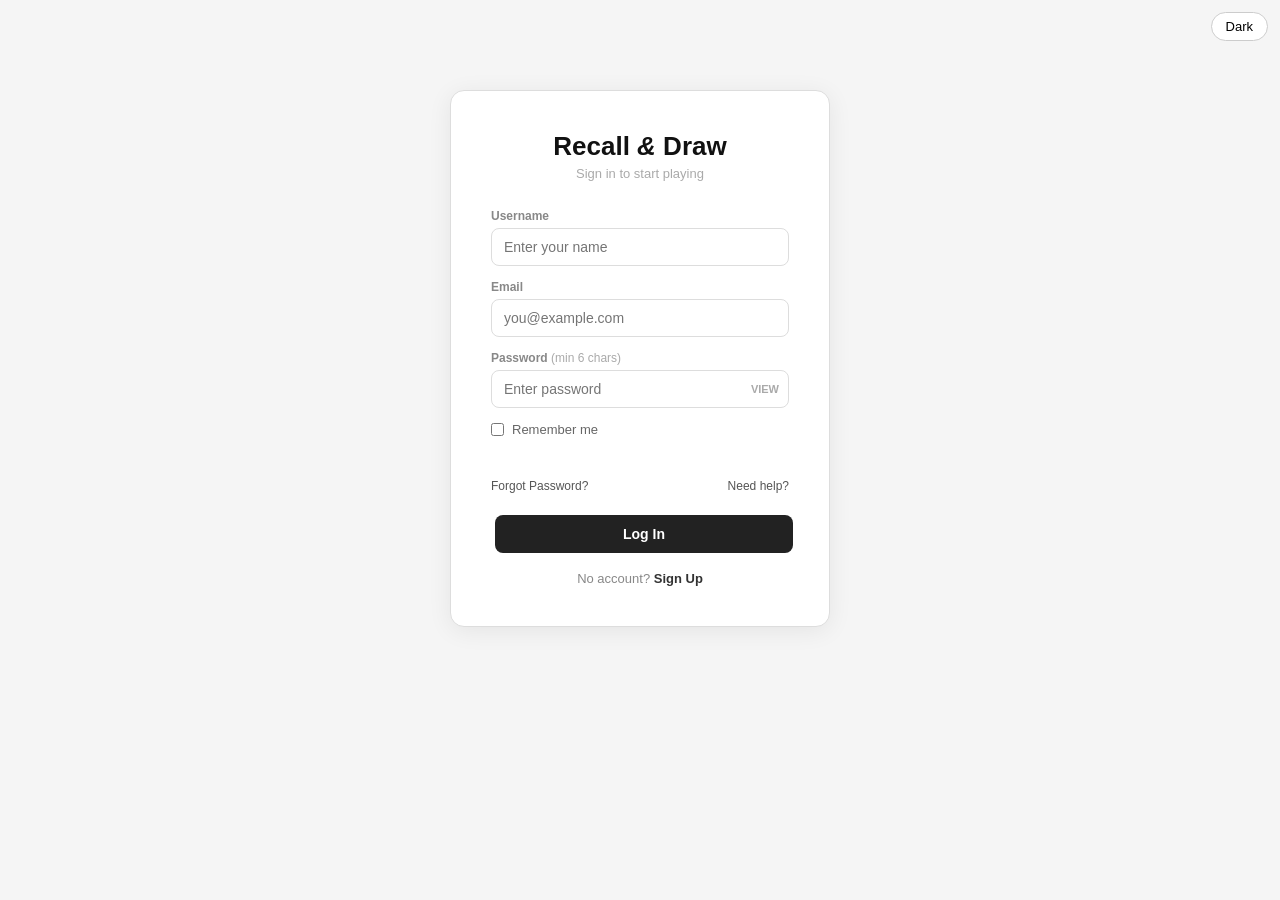
<file: index.html>
<!DOCTYPE html>
<html lang="en">
<head>
  <meta charset="UTF-8">
  <meta name="viewport" content="width=device-width, initial-scale=1.0">
  <title>Recall & Draw</title>
  <link rel="stylesheet" href="style.css">
</head>
<body>

<button id="darkBtn" onclick="toggleDark()">Dark</button>

<div class="screen active" id="loginScreen">
  <div class="auth-box">
    <h2>Recall <i>&amp;</i> Draw</h2>
    <p class="sub">Sign in to start playing</p>

    <div class="field">
      <label for="loginName">Username</label>
      <input type="text" id="loginName" placeholder="Enter your name">
    </div>
    <div class="field">
      <label for="loginEmail">Email</label>
      <input type="email" id="loginEmail" placeholder="you@example.com">
    </div>
    <div class="field">
      <label for="loginPass">Password <span style="color:#aaa;font-weight:normal">(min 6 chars)</span></label>
      <div class="pw-wrap">
        <input type="password" id="loginPass" placeholder="Enter password">
        <button class="eye" onclick="togglePw('loginPass')">View</button>
      </div>
    </div>

    <div class="remember-row">
      <input type="checkbox" id="rememberMe">
      <label for="rememberMe" style="margin:0;font-weight:normal">Remember me</label>
    </div>

    <div class="err-msg" id="loginErr"></div>

    <div class="link-row">
      <a onclick="forgotPassword()">Forgot Password?</a>
      <a href="#">Need help?</a>
    </div>

    <button class="btn btn-dark" onclick="login()">Log In</button>
    <p class="auth-note">No account? <a onclick="show('signupScreen')">Sign Up</a></p>
  </div>
</div>

<div class="screen" id="signupScreen">
  <div class="auth-box">
    <h2>Recall <i>&amp;</i> Draw</h2>
    <p class="sub">Create your account</p>

    <div class="field">
      <label for="suName">Full Name</label>
      <input type="text" id="suName" placeholder="Your name">
    </div>
    <div class="field">
      <label for="suAge">Age</label>
      <input type="number" id="suAge" placeholder="Your age" min="5" max="99">
    </div>
    <div class="field">
      <label for="suEmail">Email</label>
      <input type="email" id="suEmail" placeholder="you@example.com">
    </div>
    <div class="field">
      <label for="suPass">Password <span style="color:#aaa;font-weight:normal">(min 6 chars)</span></label>
      <div class="pw-wrap">
        <input type="password" id="suPass" placeholder="Create password">
        <button class="eye" onclick="togglePw('suPass')">View</button>
      </div>
    </div>
    <div class="field">
      <label for="suConfirm">Confirm Password</label>
      <div class="pw-wrap">
        <input type="password" id="suConfirm" placeholder="Repeat password">
        <button class="eye" onclick="togglePw('suConfirm')">View</button>
      </div>
    </div>

    <div class="err-msg" id="signupErr"></div>
    <button class="btn btn-dark" onclick="signup()">Sign Up</button>
    <p class="auth-note">Already have an account? <a onclick="show('loginScreen')">Log In</a></p>
  </div>
</div>

<div class="screen" id="homeScreen">
  <h1>Recall <i>&amp;</i> Draw</h1>
  <p class="sub">See it. Remember it. Draw it.</p>

  <div class="cards-row">
    <div class="card" onclick="startLevel(1)">
      <div class="num">01</div>
      <b>Words</b>
      <p>5 words shown for 3 seconds. Draw what you remember.</p>
    </div>
    <div class="card" onclick="startLevel(2)">
      <div class="num">02</div>
      <b>Description</b>
      <p>A short scene for 5 seconds. Draw it from memory.</p>
    </div>
  </div>
</div>

<div class="screen" id="memoryScreen">
  <h2>Memorise!</h2>
  <div id="memCountdown">3</div>
  <div class="mem-box" id="memBox"></div>
  <div class="mem-box" id="descBox"></div>
  <div class="progress-bar"><div class="progress-fill" id="progFill"></div></div>
</div>

<div class="screen" id="drawScreen">
  <h2 id="drawTitle">Draw what you remember</h2>

  <div class="toolbar">
    <div class="swatch active" style="background:#e63027" data-c="#e63027" onclick="pickColor(this)"></div>
    <div class="swatch" style="background:#ff7f00" data-c="#ff7f00" onclick="pickColor(this)"></div>
    <div class="swatch" style="background:#f5c200" data-c="#f5c200" onclick="pickColor(this)"></div>
    <div class="swatch" style="background:#27ae60" data-c="#27ae60" onclick="pickColor(this)"></div>
    <div class="swatch" style="background:#2980b9" data-c="#2980b9" onclick="pickColor(this)"></div>
    <div class="swatch" style="background:#4b0082" data-c="#4b0082" onclick="pickColor(this)"></div>
    <div class="swatch" style="background:#8b00ff" data-c="#8b00ff" onclick="pickColor(this)"></div>
    <div class="swatch" style="background:#1a1a1a" data-c="#1a1a1a" onclick="pickColor(this)"></div>
    <input type="range" min="1" max="30" value="4" oninput="brushSize=this.value">
  </div>

  <canvas id="drawCanvas" width="860" height="480"></canvas>
  <br><br>
  <button class="btn btn-outline" onclick="clearCanvas()">Clear</button>
  <button class="btn btn-dark" style="width:auto" onclick="submitDrawing()">Submit</button>
</div>

<div class="screen" id="resultScreen">
  <h2 id="resultTitle">Done!</h2>
  <p class="sub">Here is what you had to draw</p>

  <div class="result-row">
    <div class="result-col">
      <div class="col-label" id="ansLabel">THE WORDS</div>
      <div class="ans-box" id="ansBox"></div>
    </div>

    <div class="result-col">
      <div class="col-label">YOUR MASTERPIECE</div>
      <canvas id="resultCanvas" width="300" height="200"></canvas>
    </div>
  </div>

  <button class="btn btn-outline" onclick="goHome()">Home</button>
  <button class="btn btn-dark" id="nextBtn" style="width:auto" onclick="startLevel(2)">Level 2</button>
</div>

<script src="script.js"></script>
</body>
</html>
</file>
<file: style.css>
/* GLOBAL */
* { box-sizing: 
  border-box;
  margin: 0; 
  padding: 0; }

body {
  font-family: Arial, sans-serif;
  background: #f5f5f5;
  color: #111;
  text-align: center;
  transition: background 0.3s, color 0.3s; }

/* DARK MODE */
body.dark {
  background: #1a1a1a;
  color: #f0f0f0; }
body.dark .auth-box   {
  background: #2a2a2a; 
  border-color: #444; }
body.dark .field input {
  background: #333;
  border-color: #555;
  color: #f0f0f0; }
body.dark .field label { 
  color: #aaa; }
body.dark .card        { 
  background: #2a2a2a;
  border-color: #444; }
body.dark .mem-box     { 
  background: #2a2a2a;
  border-color: #444; }
body.dark .ans-box     { 
  background: #2a2a2a;
  border-color: #444; }
body.dark #resultCanvas {
  border-color: #444; }
body.dark #drawCanvas   {
  background: #fff; }
body.dark #loginScreen, body.dark #signupScreen {
  background: #1a1a1a; }
body.dark #homeScreen   { 
  background: #1a1a1a; }
body.dark #memoryScreen {
  background: #1a1a1a; }
body.dark #resultScreen {
  background: #1a1a1a; }
body.dark #drawScreen   {
  background: #222; }
body.dark .link-row a, body.dark .auth-note a { 
  color: #aaa; }
body.dark .err-msg {
  color: #ff6b6b; }
body.dark .auth-note { 
  color: #666; }

/* DARK TOGGLE BUTTON */
#darkBtn {
  position: fixed; top: 12px; right: 12px;
  z-index: 999;
  padding: 6px 14px;
  font-size: 13px; 
  border: 1px solid #ccc;
  border-radius: 20px;
  background: #fff; 
  cursor: pointer; }
body.dark #darkBtn { 
  background: #333; 
  color: #f0f0f0;
  border-color: #555; }

/* SCREENS */
.screen {
  display: none;
  padding: 40px 20px;
  min-height: 100vh; }
.screen.active {
  display: block; }

/* AUTH BOXES */
.auth-box { 
  background: #fff;
  border: 1px solid #ddd; 
  border-radius: 14px; 
  padding: 40px;
  max-width: 380px;
  margin: 50px auto;
  box-shadow: 0 4px 24px rgba(0,0,0,0.07); }
.auth-box h2  {
  font-size: 26px;
  margin-bottom: 4px; }
.auth-box .sub { 
  color: #aaa; 
  font-size: 13px;
  margin-bottom: 28px; }
.field { 
  text-align: left;
  margin-bottom: 14px; }
.field label { 
  display: block; 
  font-size: 12px;
  font-weight: bold; 
  color: #888;
  margin-bottom: 5px; }
.field input { 
  width: 100%;
  padding: 10px 12px;
  font-size: 14px;
  border: 1px solid #ddd;
  border-radius: 8px;
  outline: none;
  background: #fff;
  color: #111; }
.field input:focus {
  border-color: #333; }
.field input.err   { 
  border-color: red; }
.pw-wrap { 
  position: relative; }
.pw-wrap input {
  padding-right: 50px; }
.eye {
  position: absolute; 
  right: 10px; top: 50%; 
  transform: translateY(-50%);
  background: none;
  border: none;
  cursor: pointer;
  font-size: 11px;
  color: #aaa;
  text-transform: uppercase;
  font-weight: bold; }
.remember-row {
  display: flex;
  align-items: center;
  gap: 8px;
  margin-bottom: 14px;
  font-size: 13px;
  color: #666; }
.err-msg {
  color: red;
  font-size: 13px;
  margin-bottom: 10px;
  text-align: left;
  min-height: 18px; }
.link-row {
  display: flex;
  justify-content: space-between;
  font-size: 12px;
  margin-bottom: 18px; }
.link-row a, .auth-note a { 
  color: #555;
  text-decoration: none;
  cursor: pointer; }
.auth-note  { 
  font-size: 13px; 
  color: #888;
  margin-top: 14px; }
.auth-note a {
  color: #333;
  font-weight: bold; }

/* BUTTONS */
.btn {
  padding: 11px 24px;
  font-size: 14px;
  font-weight: bold;
  border-radius: 8px;
  cursor: pointer;
  margin: 4px;
  border: none; }
.btn-dark    {
  background: #222;
  color: #fff;
  width: 100%; }
.btn-dark:hover    { 
  background: #444; }
.btn-outline { 
  background: transparent;
  color: #333;
  border: 1px solid #333; }
body.dark .btn-outline {
  color: #f0f0f0;
  border-color: #f0f0f0; }

/* HOME */
#homeScreen {
  background: #fff; 
  background-image: linear-gradient(#e8e8e8 1px,transparent 1px), linear-gradient(90deg,#e8e8e8 1px,transparent 1px); 
  background-size: 36px 36px;
  padding-top: 80px; }
body.dark #homeScreen {
  background-color: #1a1a1a;
  background-image: linear-gradient(#2a2a2a 1px,transparent 1px), linear-gradient(90deg,#2a2a2a 1px,transparent 1px); }
#homeScreen h1  {
  font-size: 42px;
  margin-bottom: 8px; }
.cards-row { 
  display: flex; 
  justify-content: center;
  gap: 20px;
  flex-wrap: wrap; }
.card {
  background: #fff;
  border: 1px solid #ddd; 
  border-radius: 14px;
  padding: 30px 24px;
  width: 220px;
  cursor: pointer;
  text-align: left;
  transition: transform 0.2s;
  box-shadow: 0 2px 12px rgba(0,0,0,0.05); }
.card:hover { 
  transform: translateY(-4px); }
.card .num {
  font-size: 36px;
  font-weight: bold;
  margin-bottom: 8px; }

/* MEMORY & DRAW */
.mem-box {
  background: #f9f9f9;
  border: 1px solid #ddd;
  border-radius: 12px;
  padding: 28px 32px;
  max-width: 560px;
  margin: 10px auto 18px; }
.progress-bar  {
  width: 300px;
  height: 4px;
  background: #eee;
  border-radius: 4px;
  margin: 0 auto;
  overflow: hidden; }
.progress-fill {
  height: 100%;
  background: #222;
  width: 100%;
  transition: width 1s linear; }
body.dark .progress-fill { 
  background: #f0f0f0; }
.toolbar { 
  display: flex; 
  align-items: center;
  justify-content: center;
  gap: 8px;
  flex-wrap: wrap;
  margin-bottom: 12px; }
.swatch {
  width: 26px;
  height: 26px;
  border-radius: 50%;
  border: 2px solid transparent; 
  cursor: pointer; }
.swatch.active {
  outline: 2.5px solid #222;
  outline-offset: 2px; }
body.dark .swatch.active {
  outline-color: #fff; }
#drawCanvas { 
  border: 1px solid #ccc;
  border-radius: 10px;
  background: #fff;
  cursor: crosshair;
  max-width: 100%;
  touch-action: none;
  display: block;
  margin: 0 auto; }

/* RESULTS */
.result-row {
  display: flex;
  justify-content: center;
  align-items: flex-start;
  gap: 60px;
  margin-top: 30px;
}

.result-col {
  display: flex;
  flex-direction: column;
  align-items: center;
}

.ans-box {
  background: #fff;
  border: 1px solid #ddd;
  border-radius: 10px;
  width: 300px;
  min-height: 200px;
  padding: 20px;
  font-size: 18px;
  font-weight: bold;
  line-height: 1.9;
  display: flex;
  align-items: center;
  justify-content: center;
}

#resultCanvas {
  border: 1px solid #ddd;
  border-radius: 10px;
  background: #fff;
  display: block;
}
</file>
